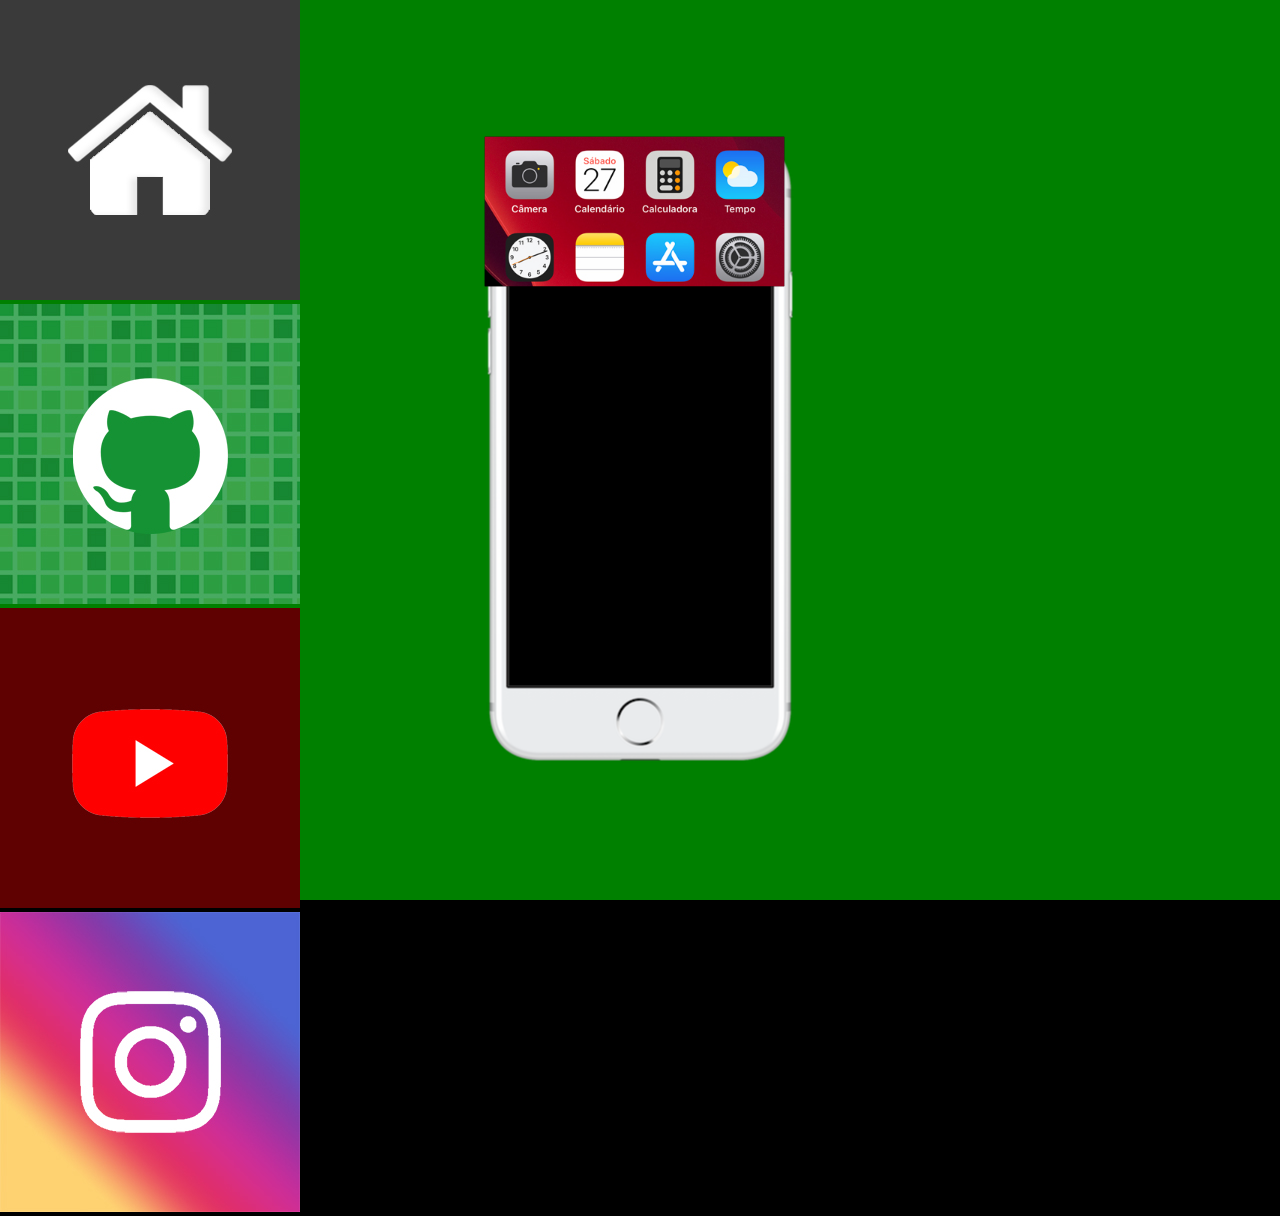
<file: index.html>
<!DOCTYPE html>
<html lang="pt-br">
<head>
    <meta charset="UTF-8">
    <meta name="viewport" content="width=device-width, initial-scale=1.0">
    <title>Projeto Social</title>
    <link rel="shortcut icon" href="favicon.ico" type="image/x-icon">
    <link rel="stylesheet" href="estilos/style.css">
</head>
<body>
    <main>
        <section id="telefone">
            <iframe src="home.html" frameborder="0" id="tela" name="tela">
                seu navegador não é compativel
            </iframe>
        </section>
        <section id="redes-sociais">
            <a href="home.html" target="tela"><img src="imagens/logo-home.jpg" alt=""></a><br>
            <a href="github.html" target="tela"><img src="imagens/logo-github.jpg" alt="Github"></a><br>
            <a href="linkedin.html" target="tela"><img src="imagens/logo-youtube.jpg" alt="youtube"></a><br>
            <a href="instagram.html" target="tela"><img src="imagens/logo-instagram.jpg" alt="instagram"></a>
        </section>
    </main>
</body>
</html>
</file>
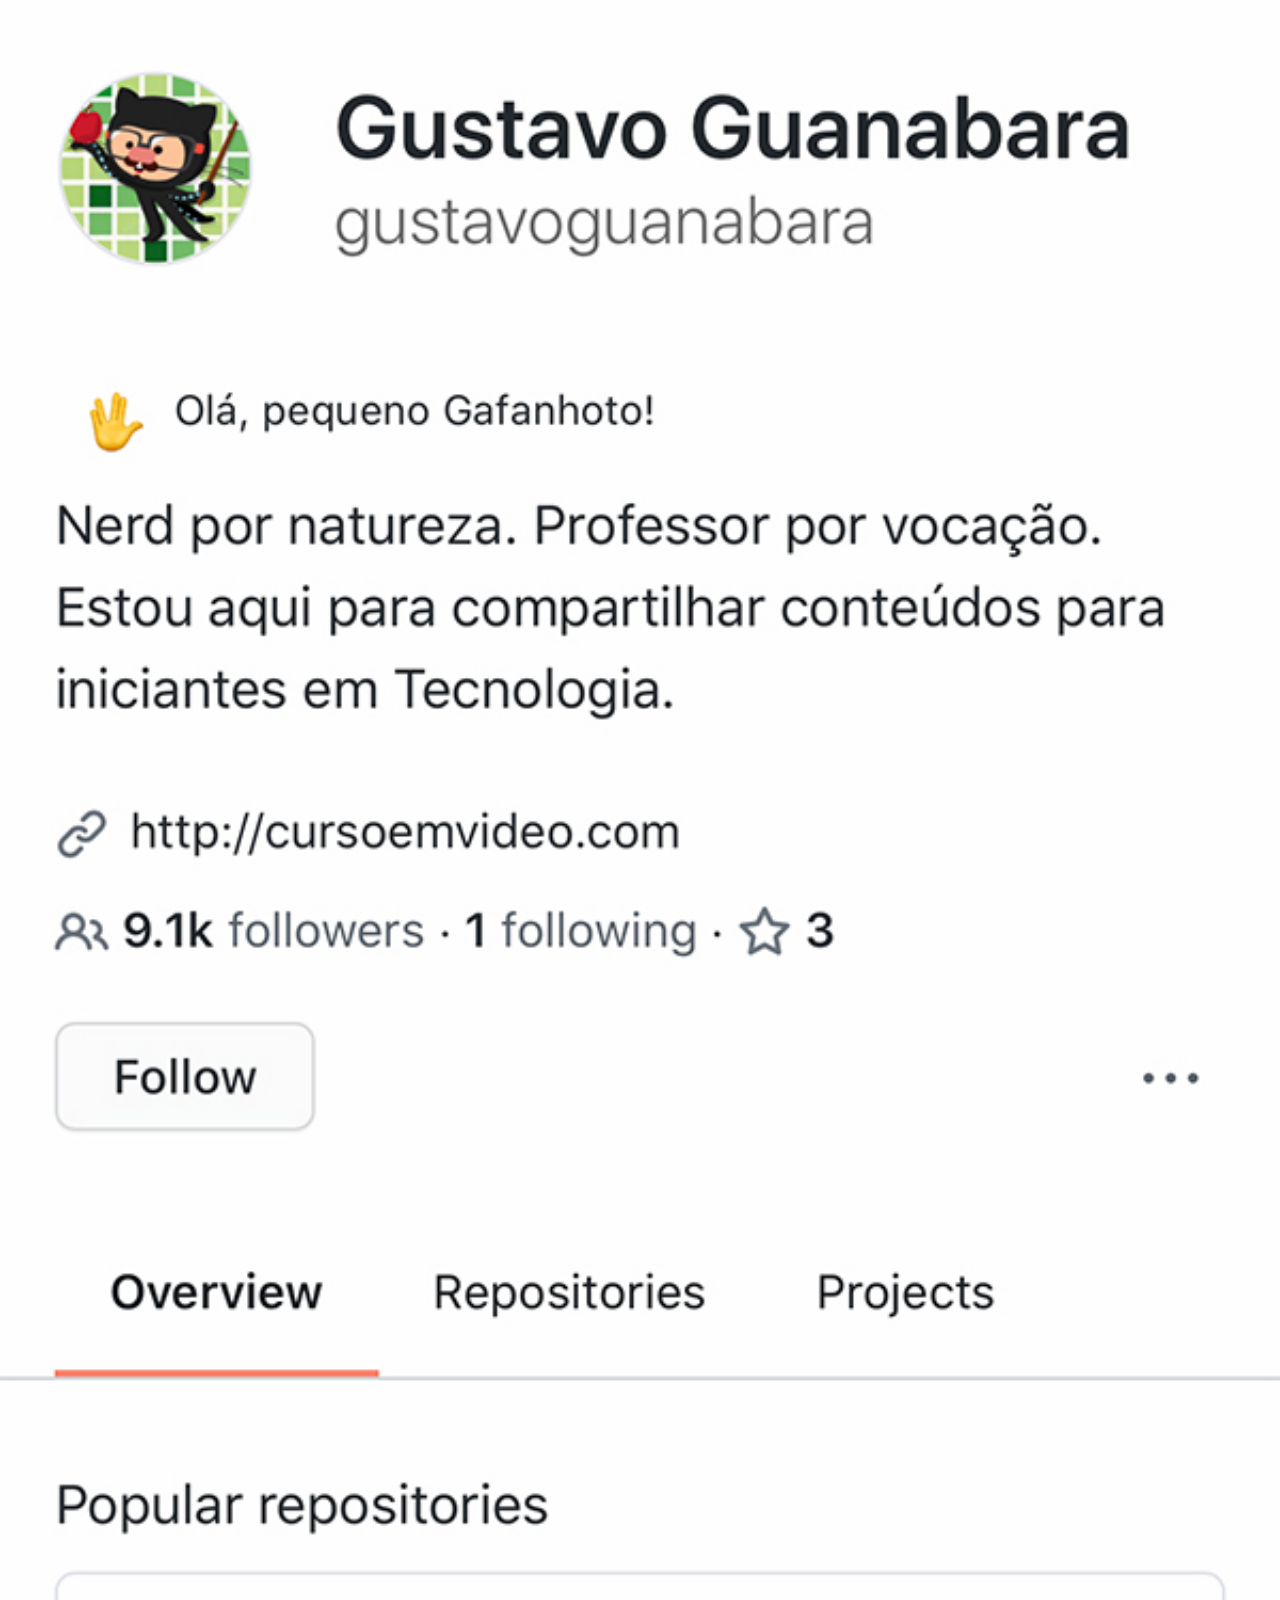
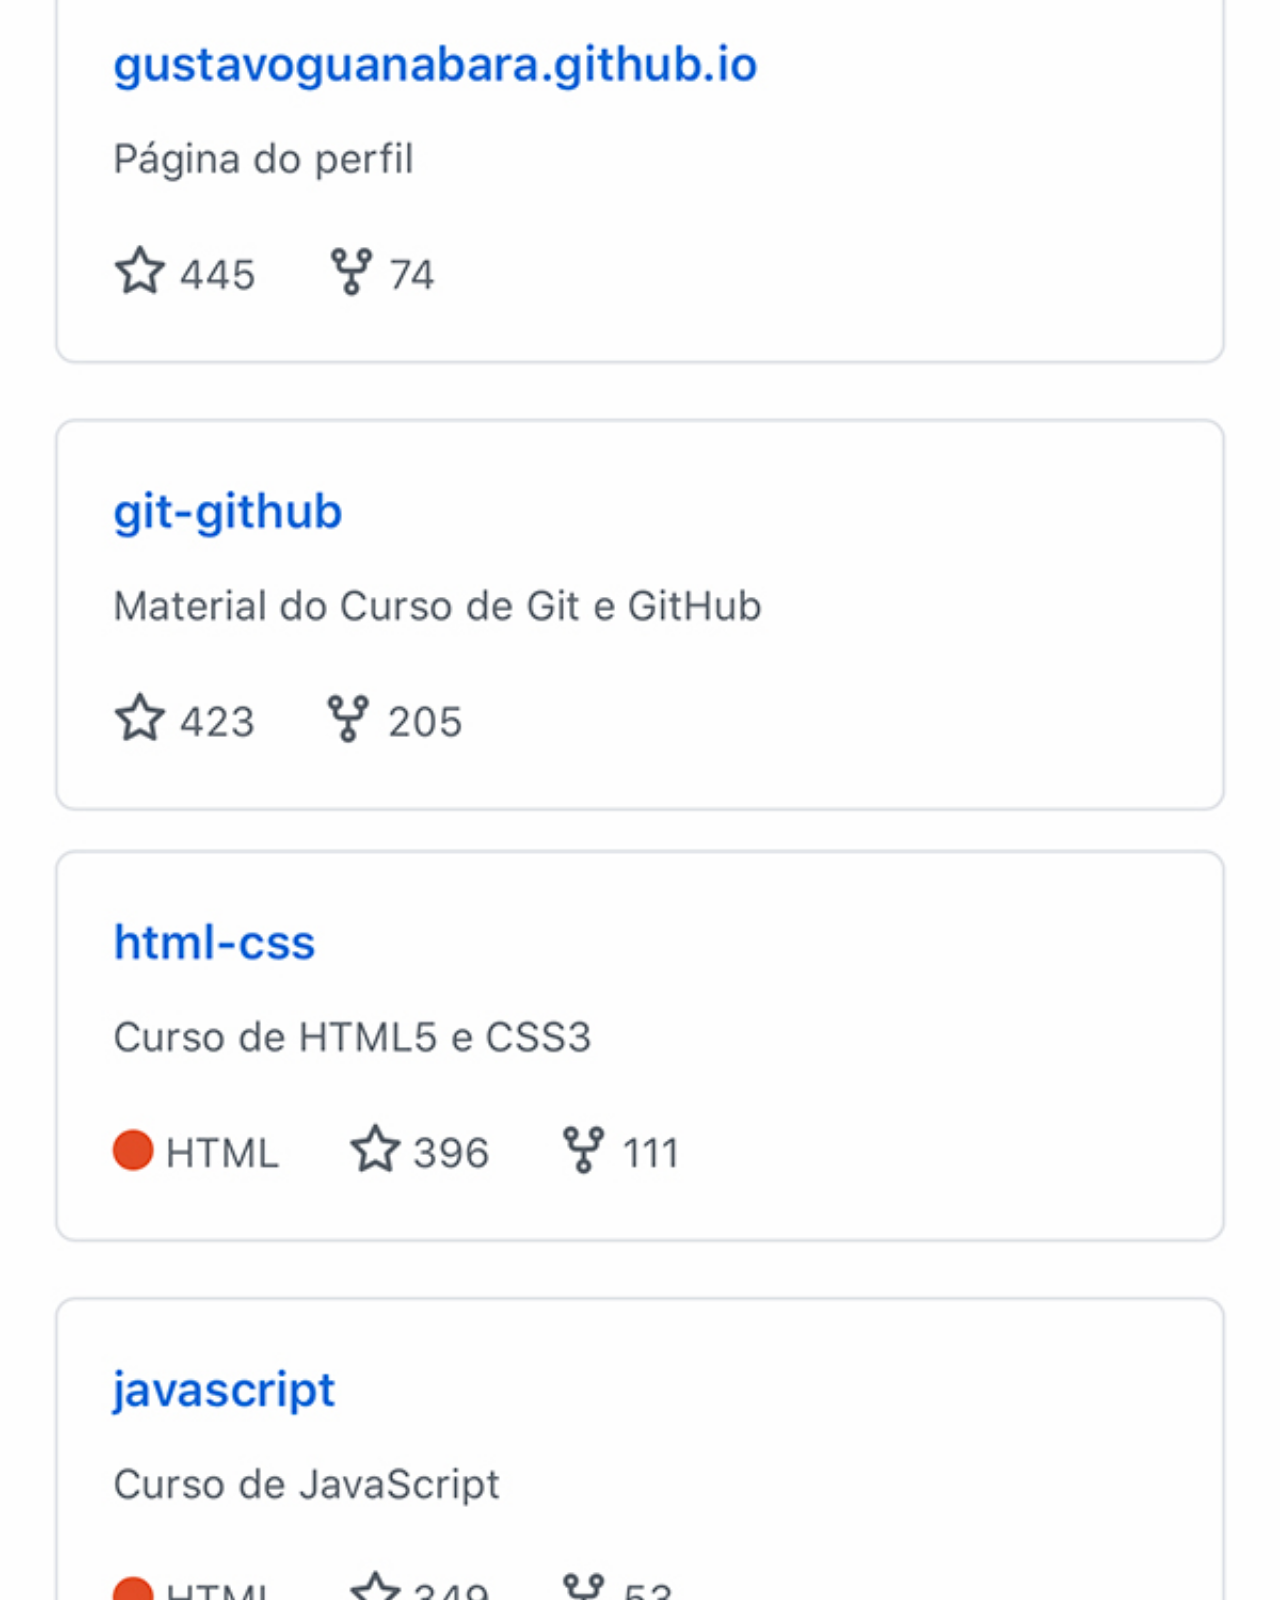
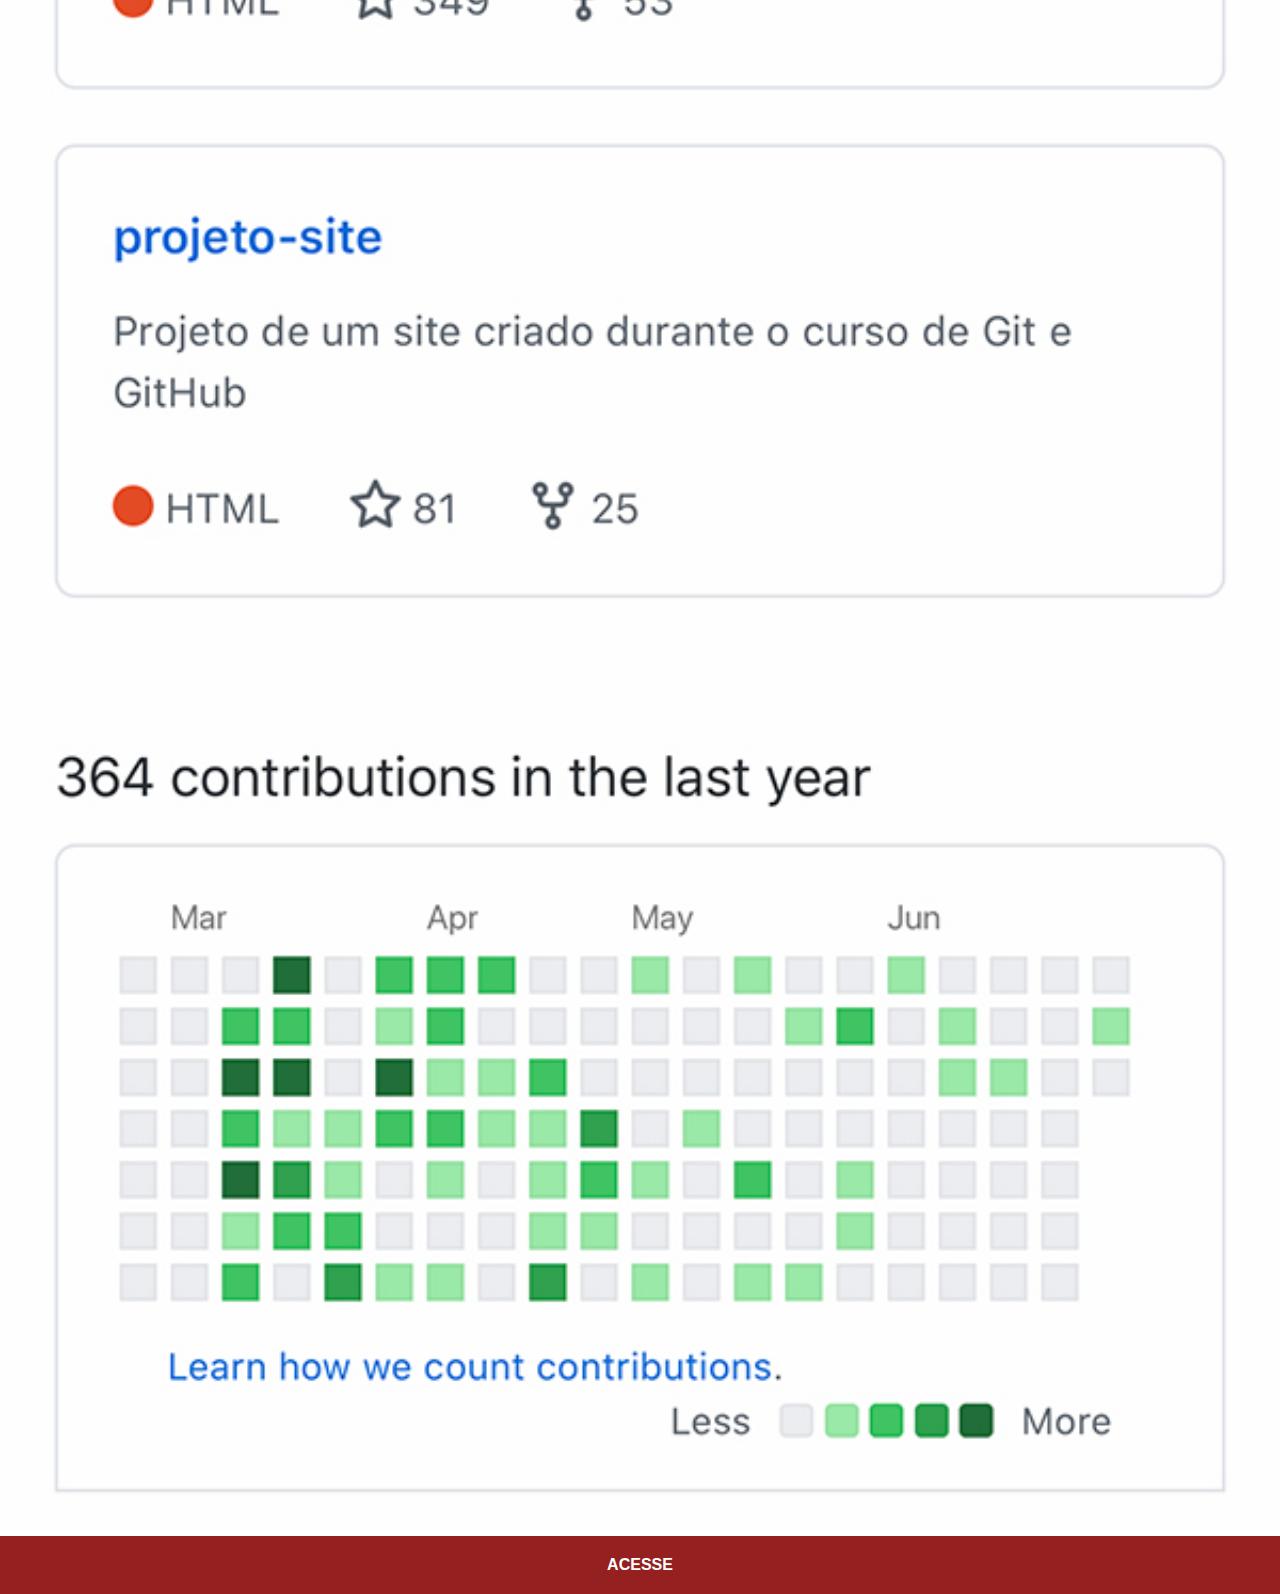
<file: github.html>
<!DOCTYPE html>
<html lang="pt-br">
<head>
    <meta charset="UTF-8">
    <meta name="viewport" content="width=device-width, initial-scale=1.0">
    <title>GITHUB</title>
    <link rel="stylesheet" href="estilos/social.css">
</head>
<body>
    <img src="imagens/tela-github.jpg" alt="">
    <a href="https://gustavoguanabara.github.io/" target="_blank">ACESSE</a>
</body>
</html>
</file>
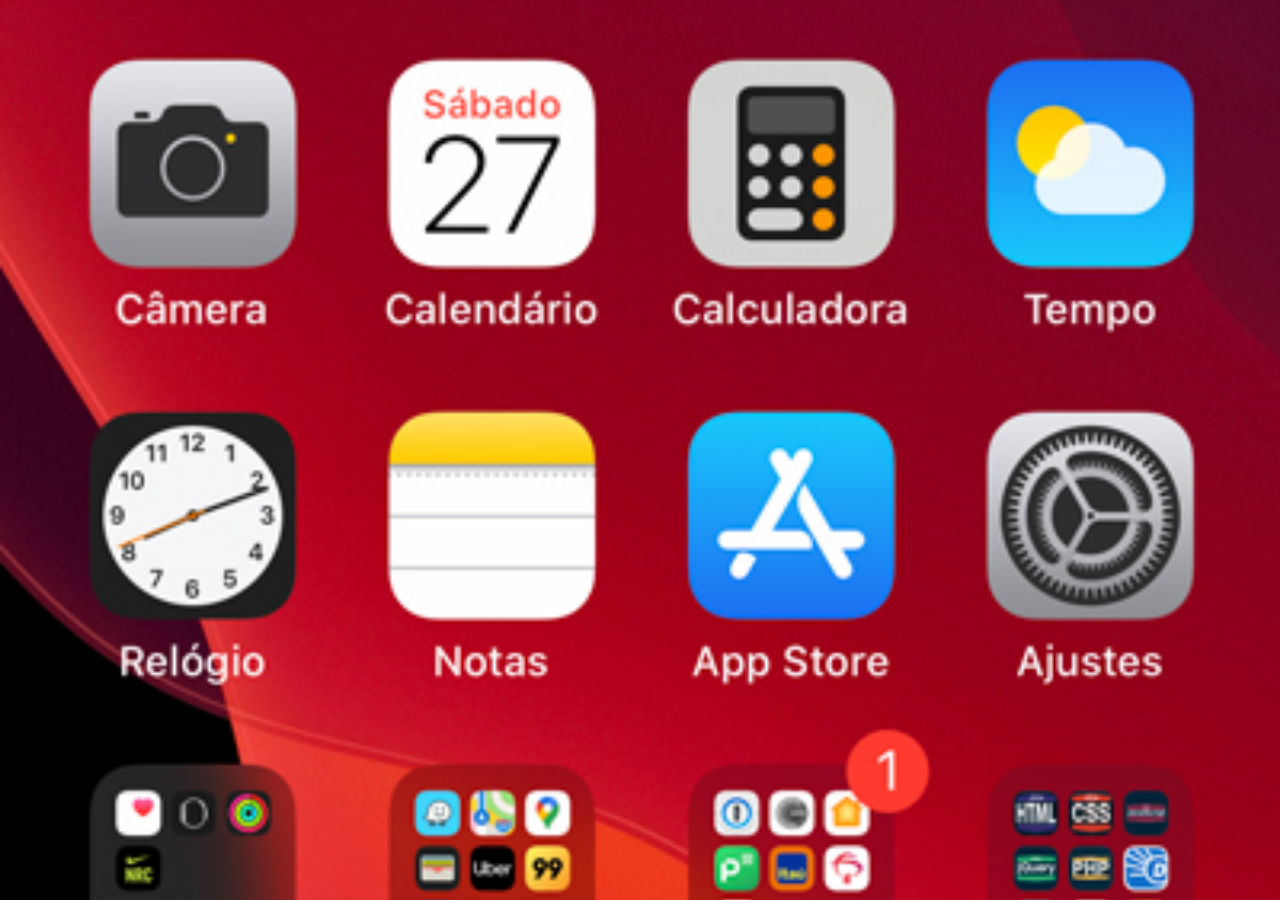
<file: home.html>
<!DOCTYPE html>
<html lang="pt-br">
<head>
    <meta charset="UTF-8">
    <meta name="viewport" content="width=device-width, initial-scale=1.0">
    <title>Home</title>
</head>
<style>
    *{
        margin: 0;
        padding: 0;
    }
    body{
        width: 100vw;
        height: 100vh;
        background: black url(imagens/tela-home.jpg) no-repeat top center;
        background-size: cover;
    }
</style>
<body>
    
</body>
</html>
</file>
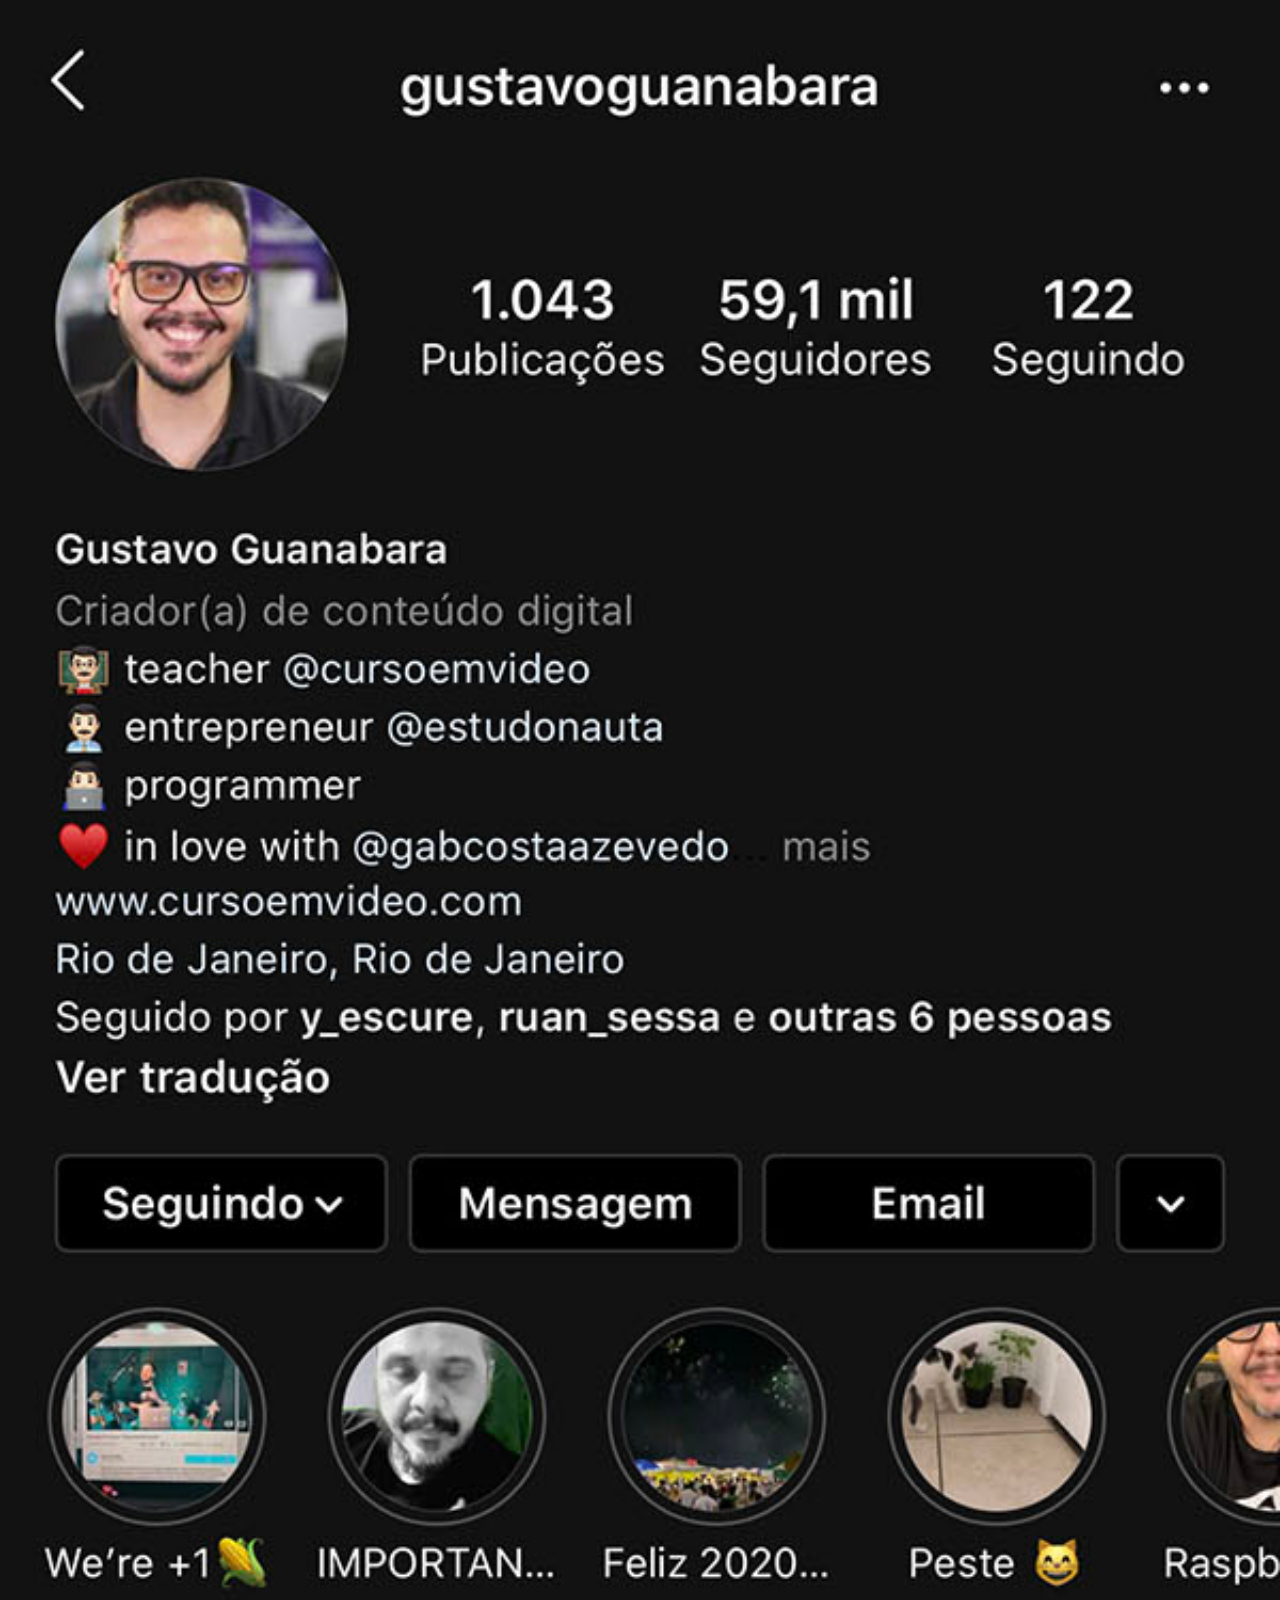
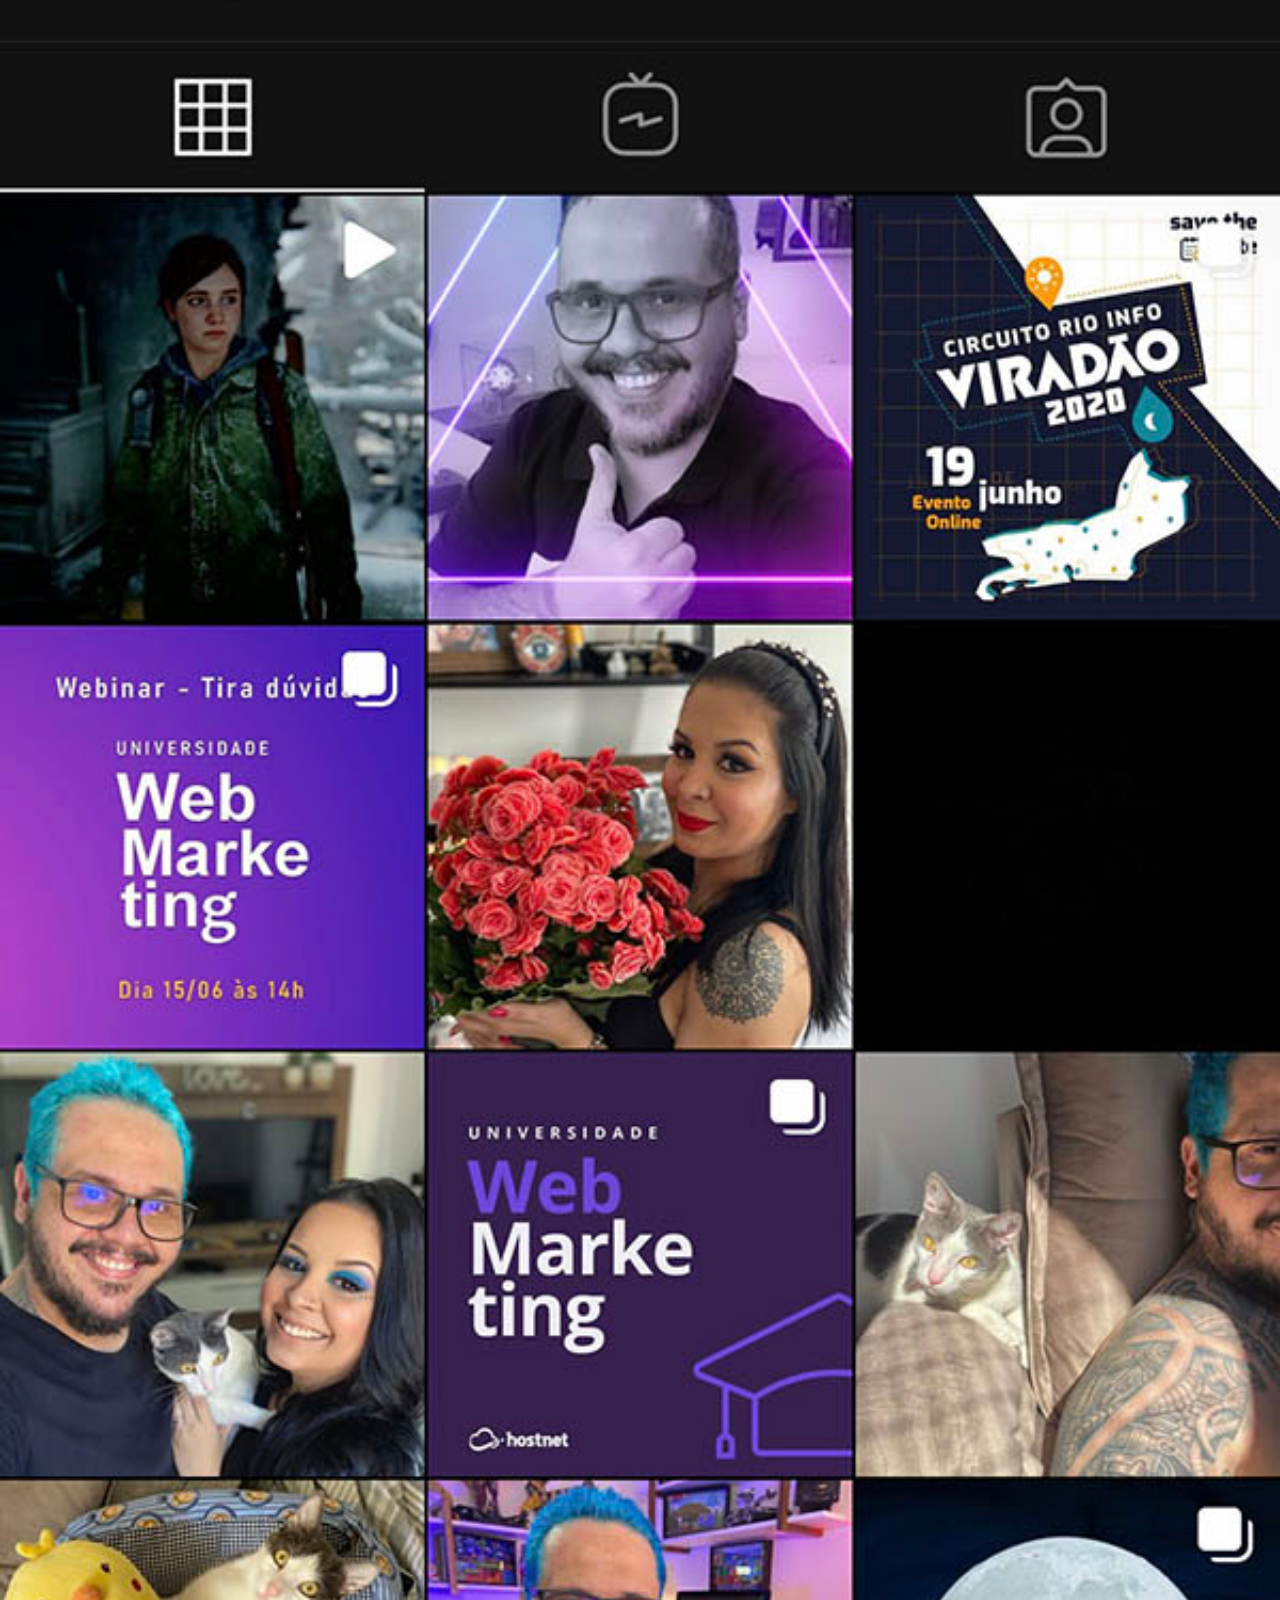
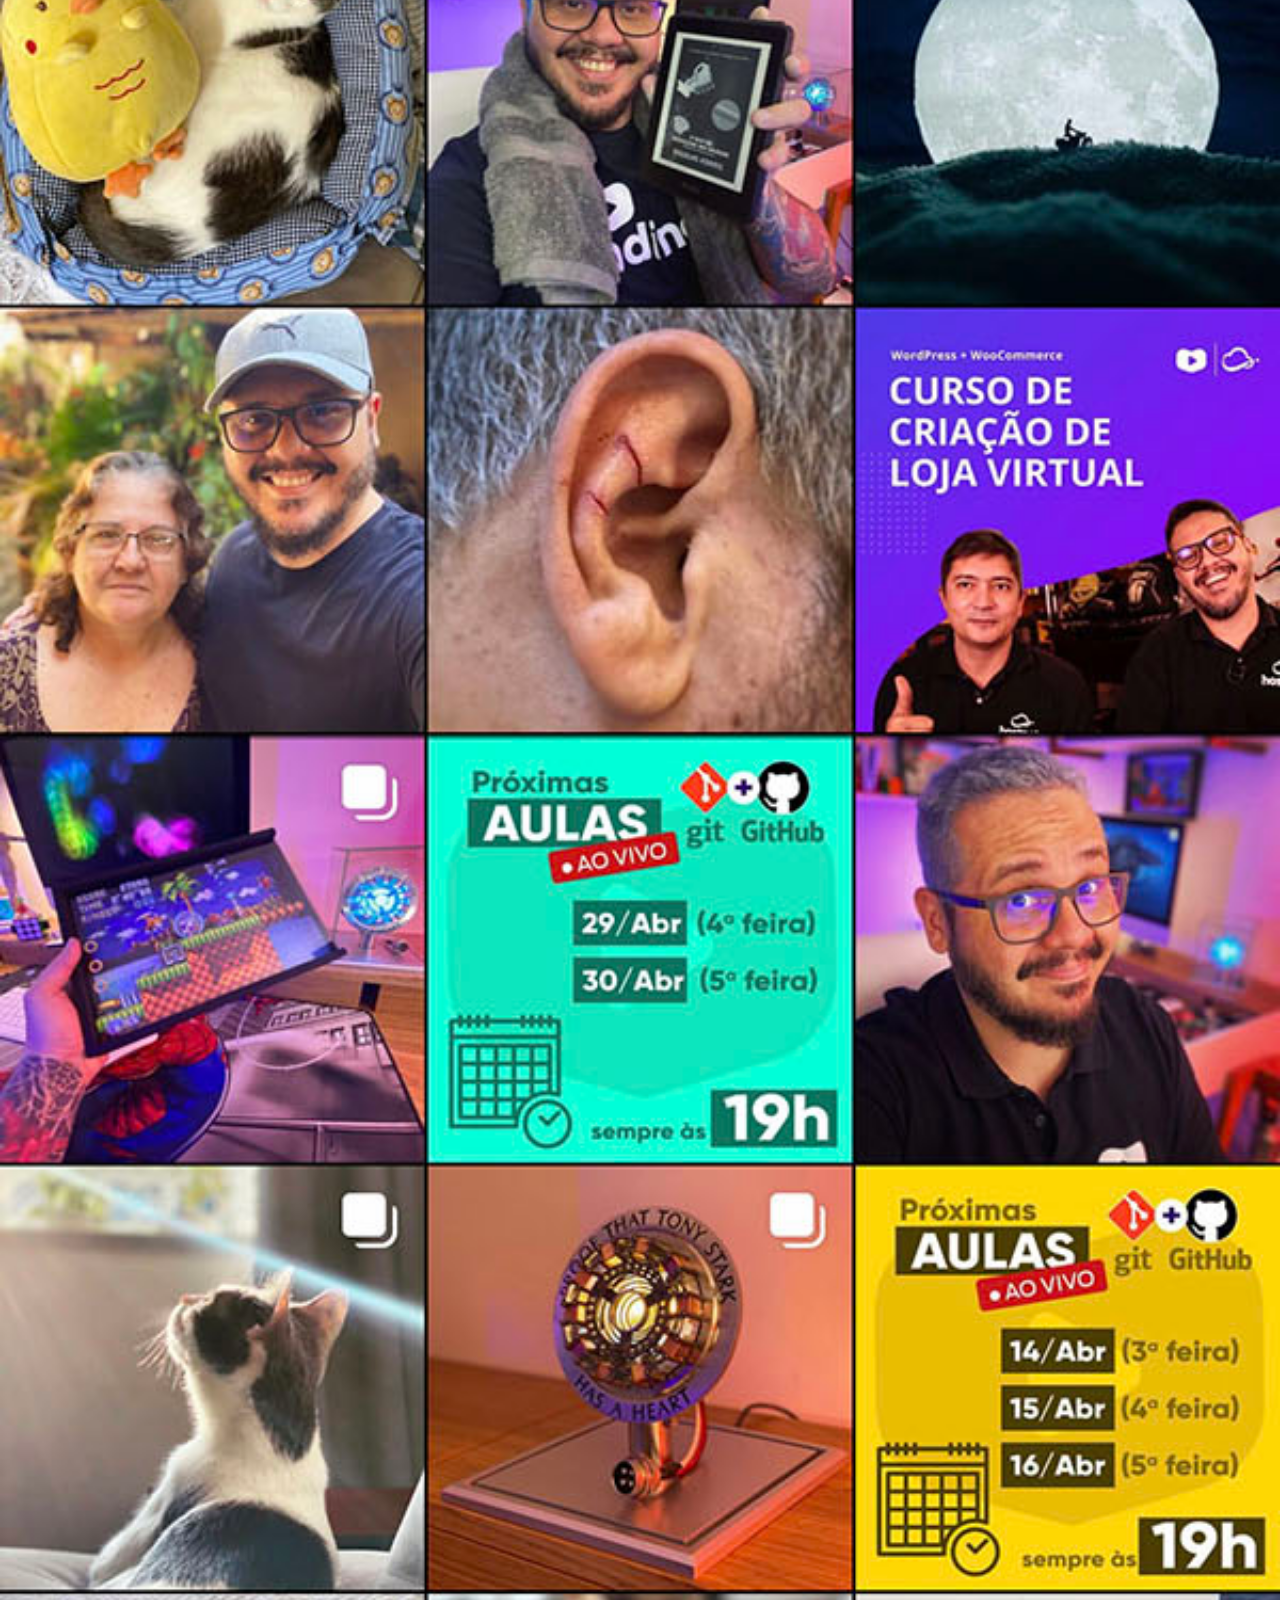
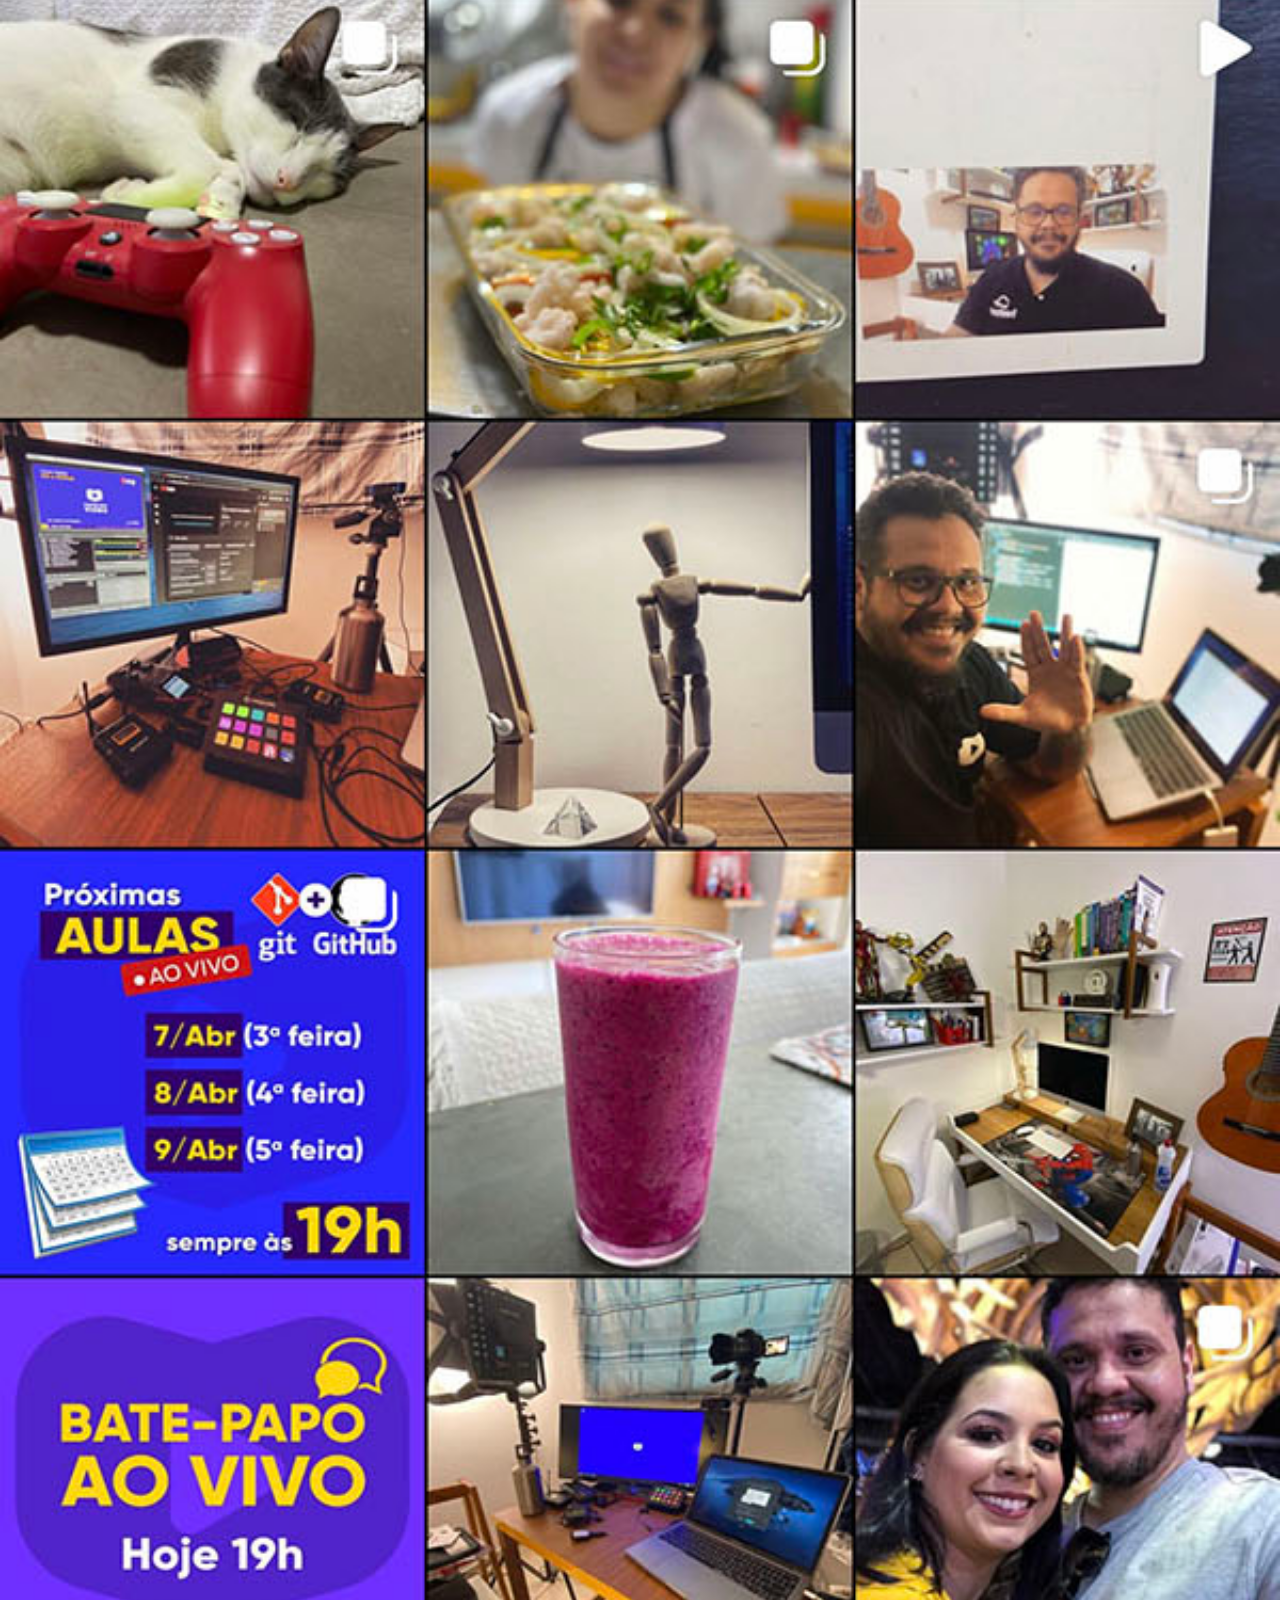
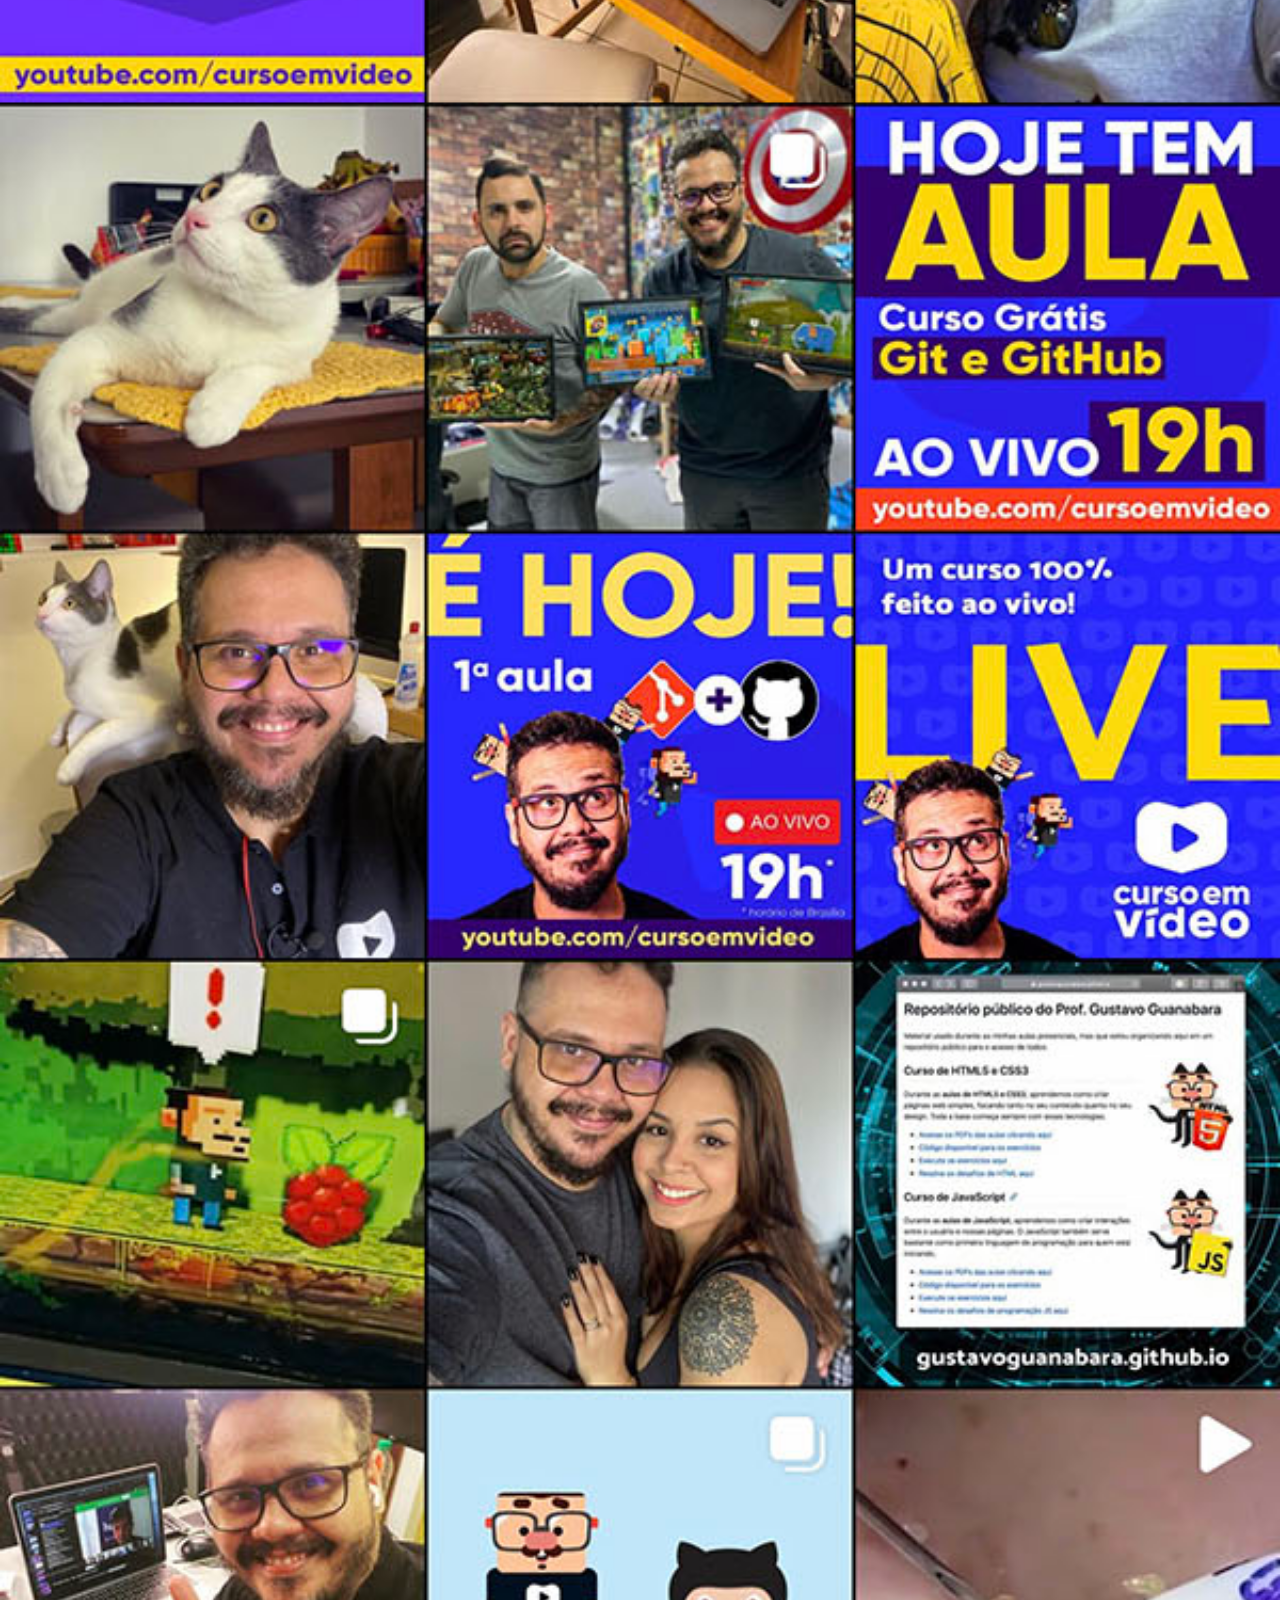
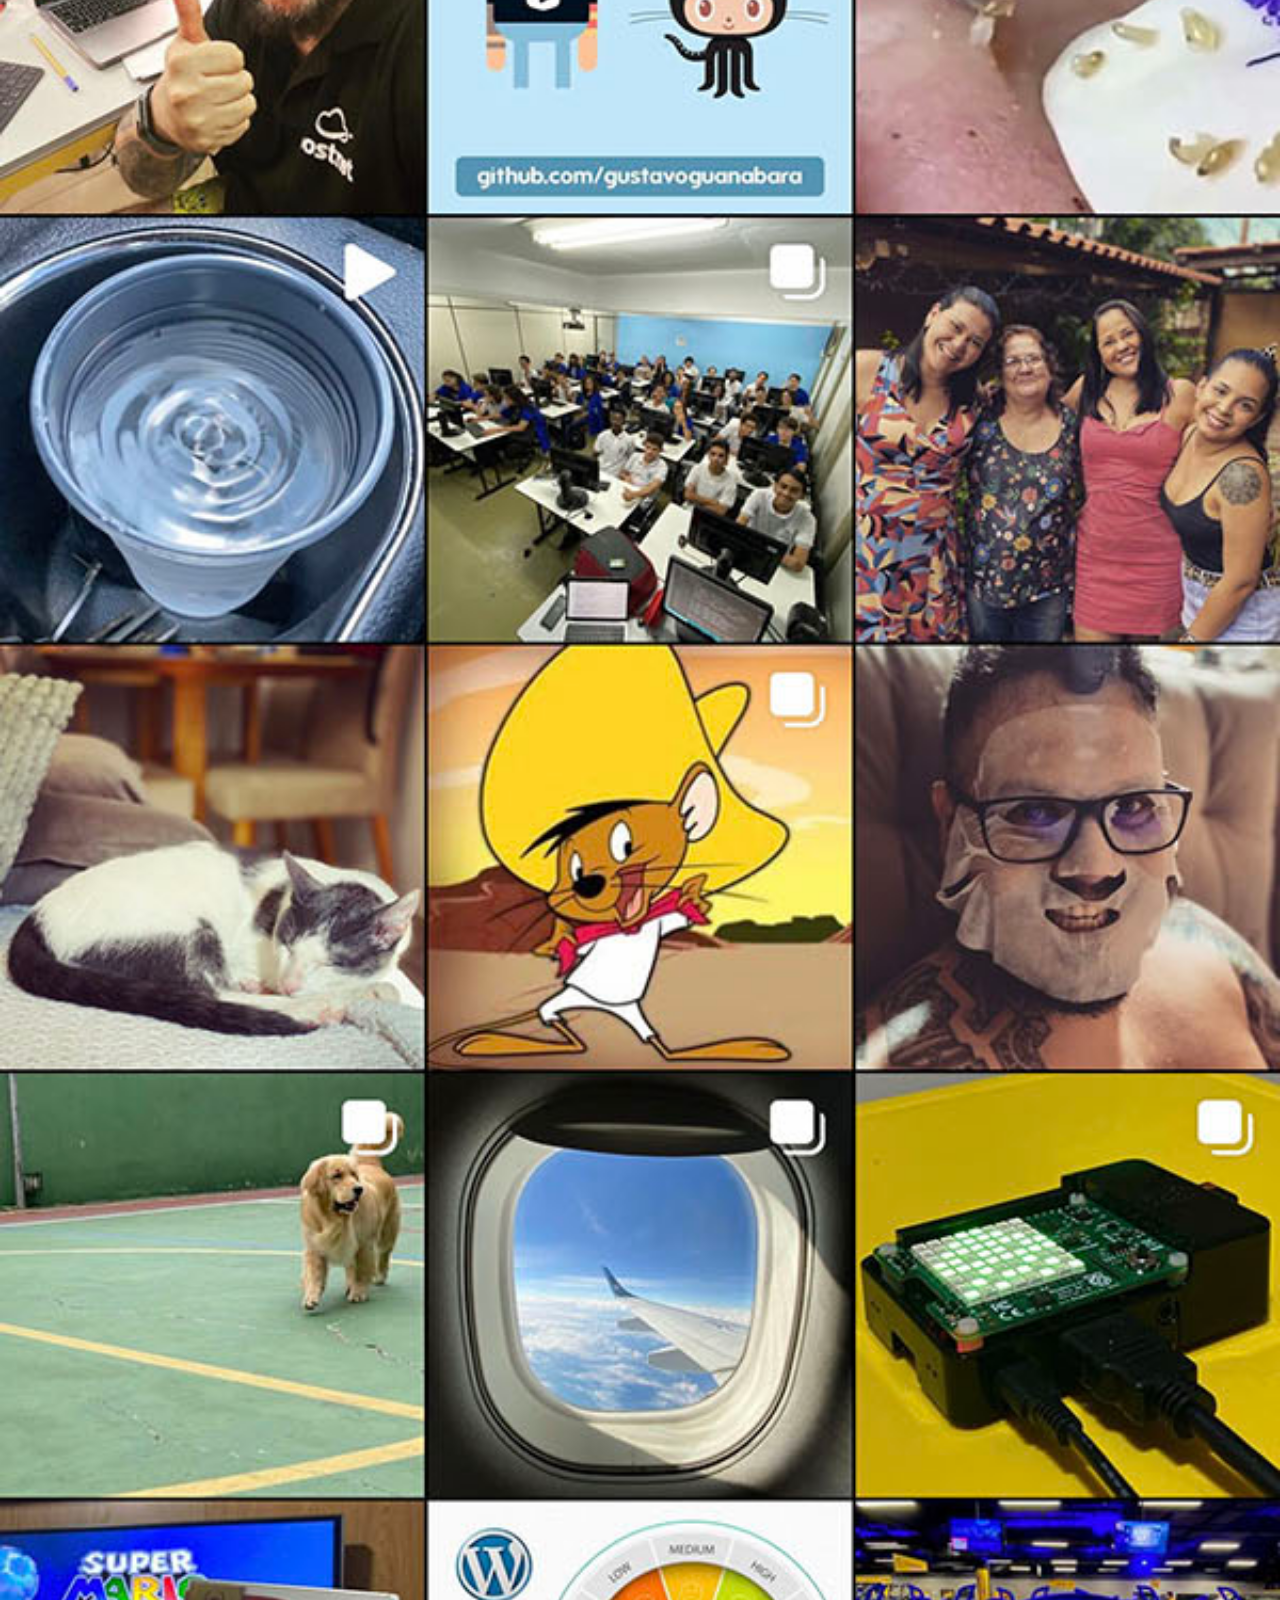
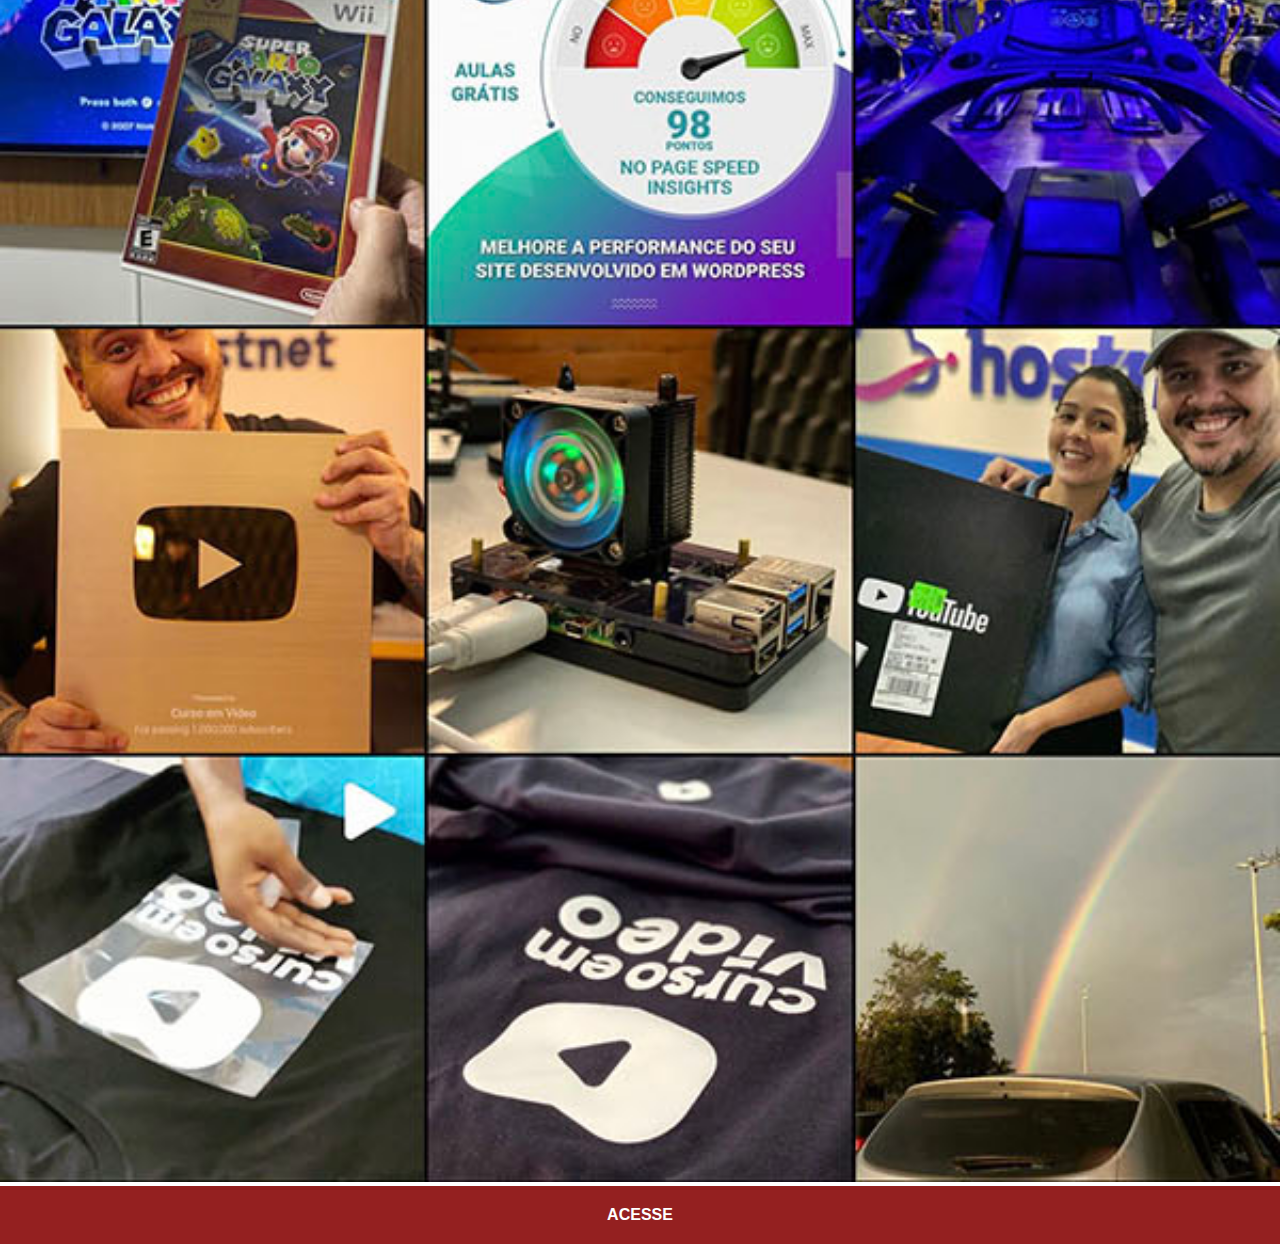
<file: instagram.html>
<!DOCTYPE html>
<html lang="pt-br">
<head>
    <meta charset="UTF-8">
    <meta name="viewport" content="width=device-width, initial-scale=1.0">
    <title>instagram</title>
    <link rel="stylesheet" href="estilos/social.css">

</head>
<body>
    <img src="imagens/tela-instagram.jpg" alt="instagram">
    <a href="https://www.instagram.com/gustavoguanabara/" target="_blank">ACESSE</a>

</body>
</html>
</file>
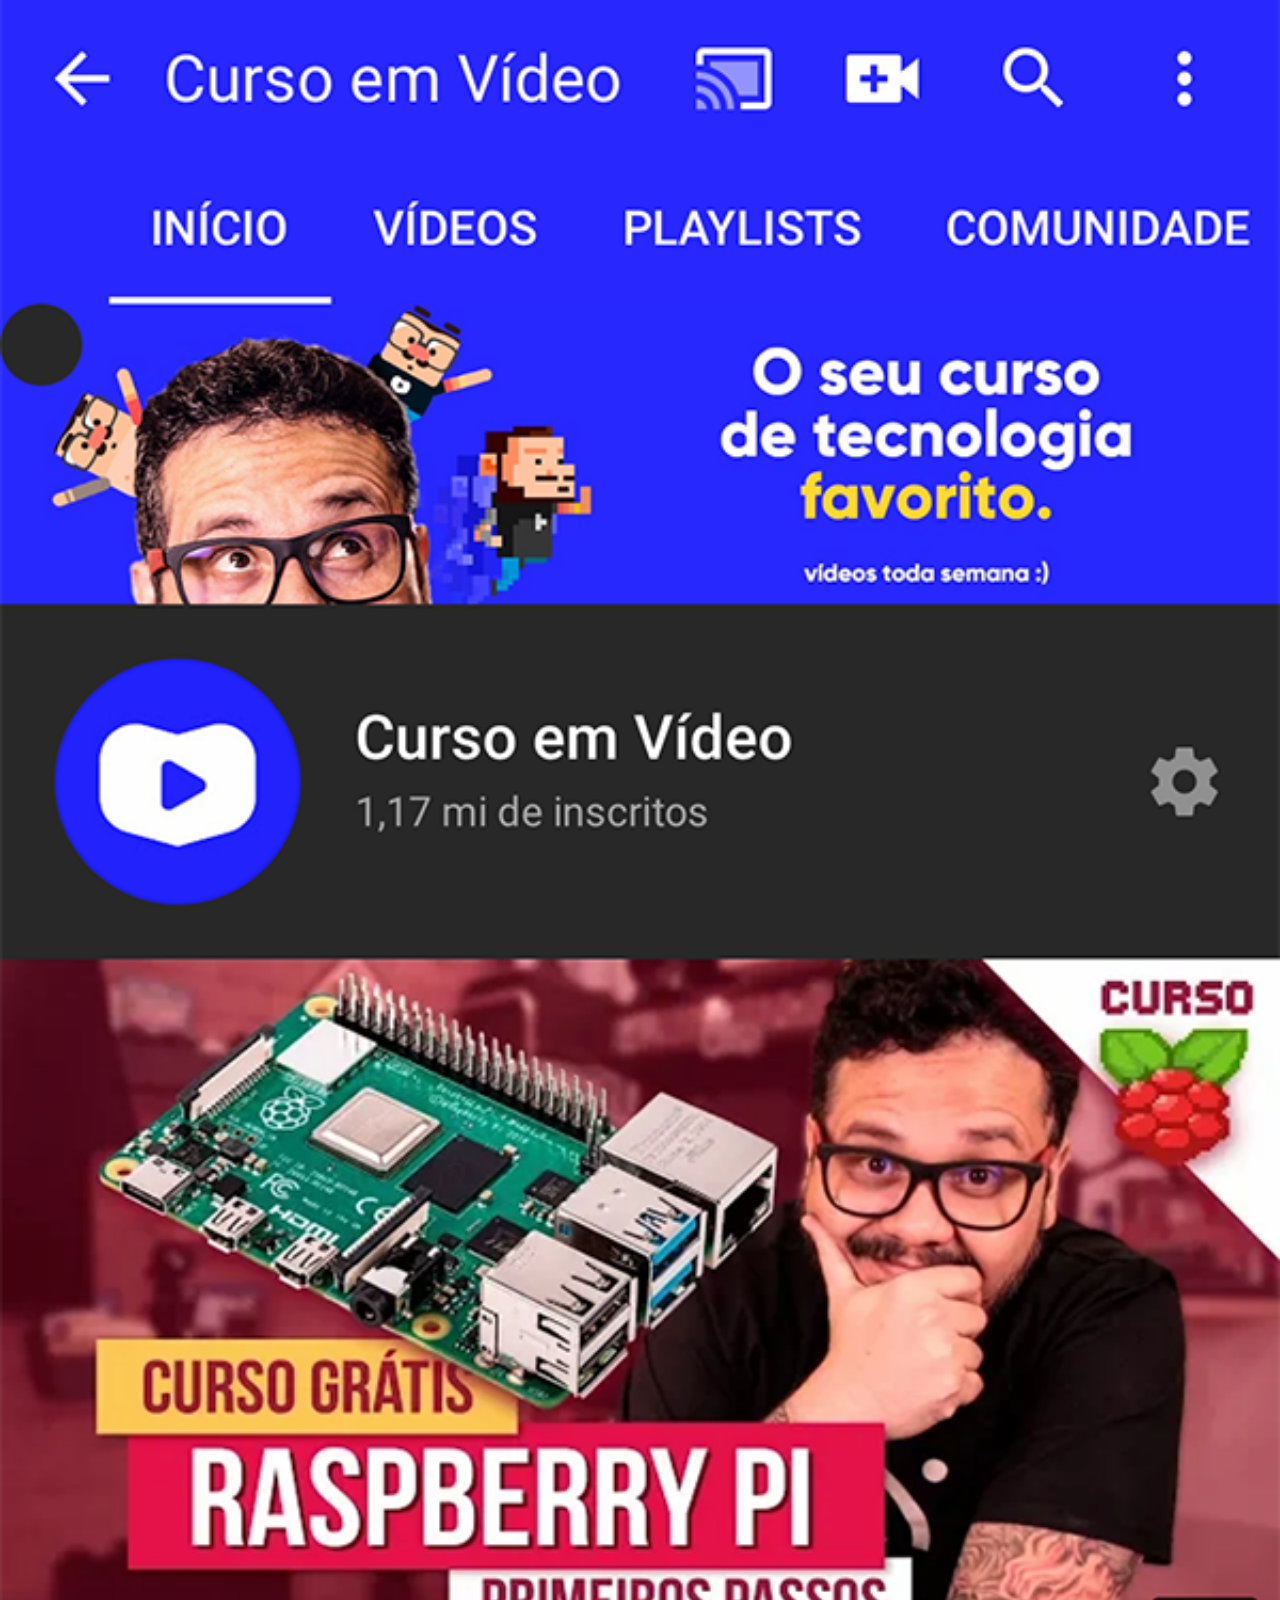
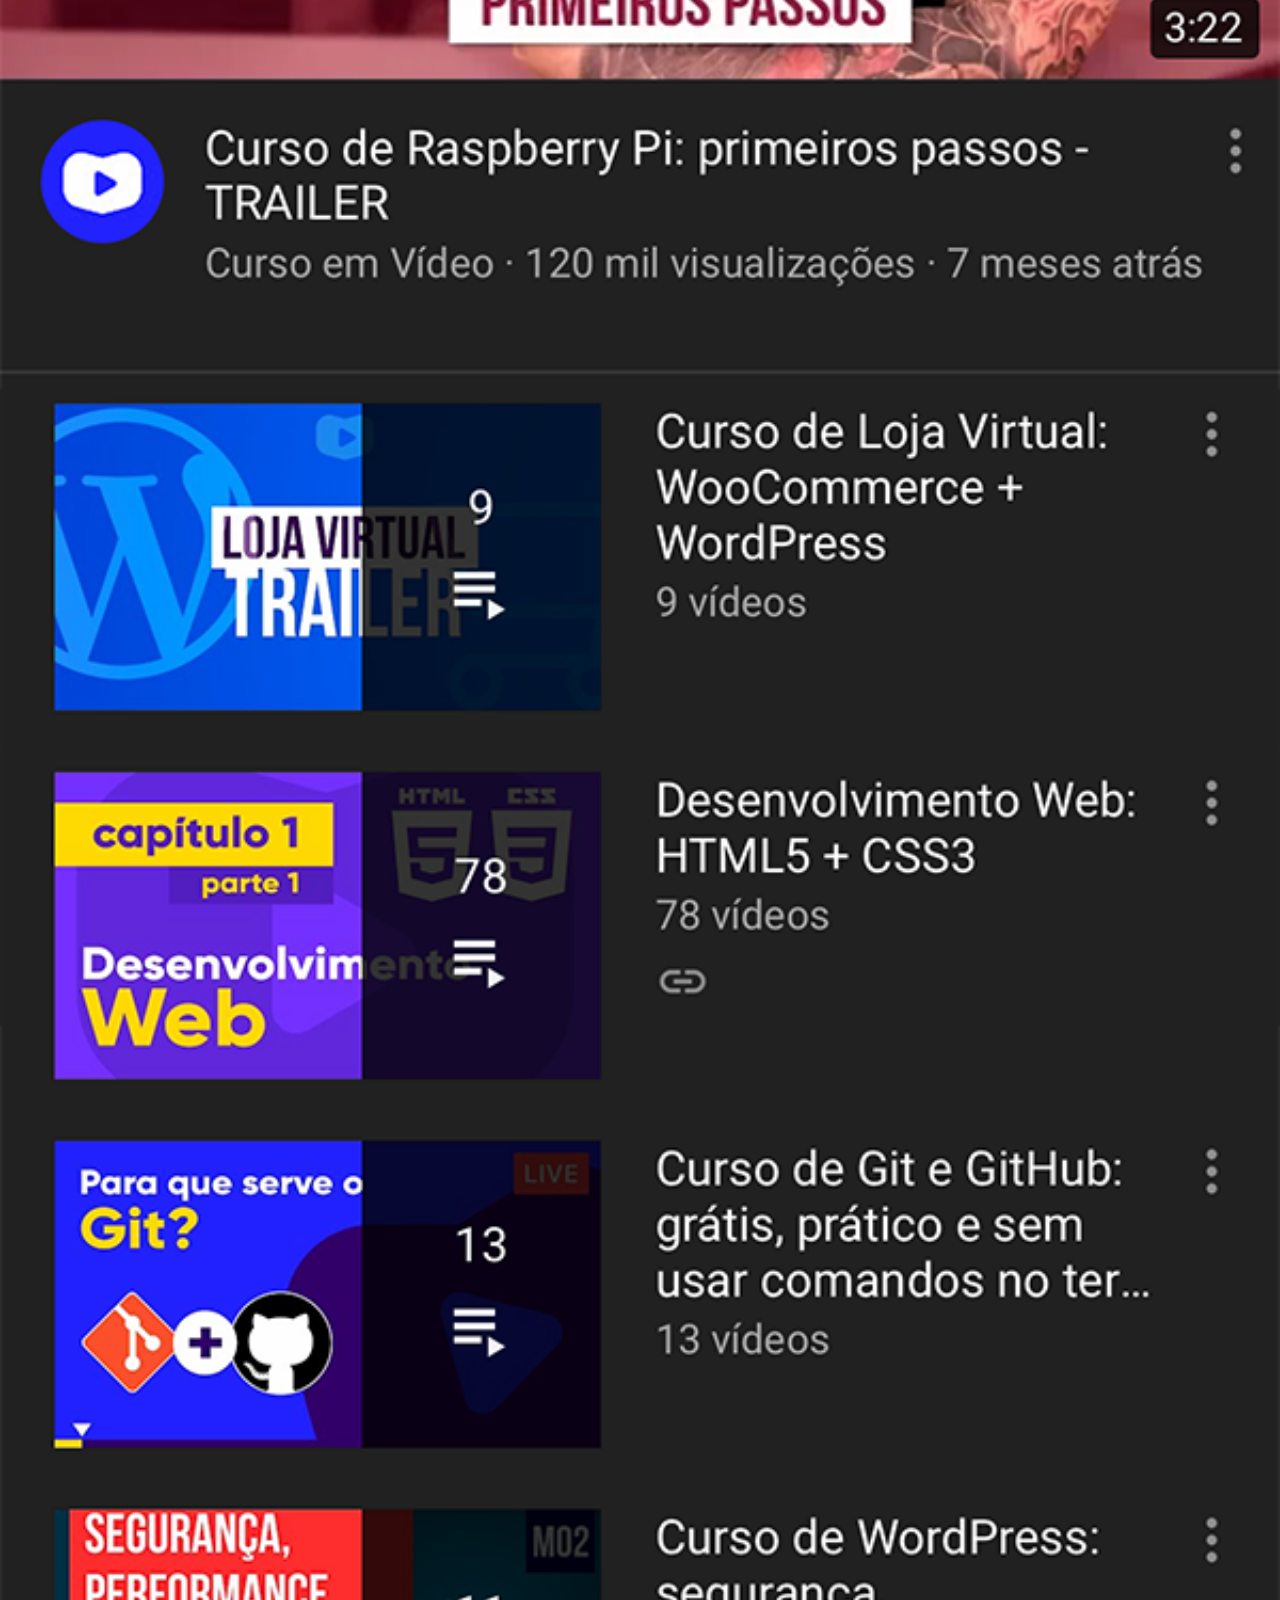
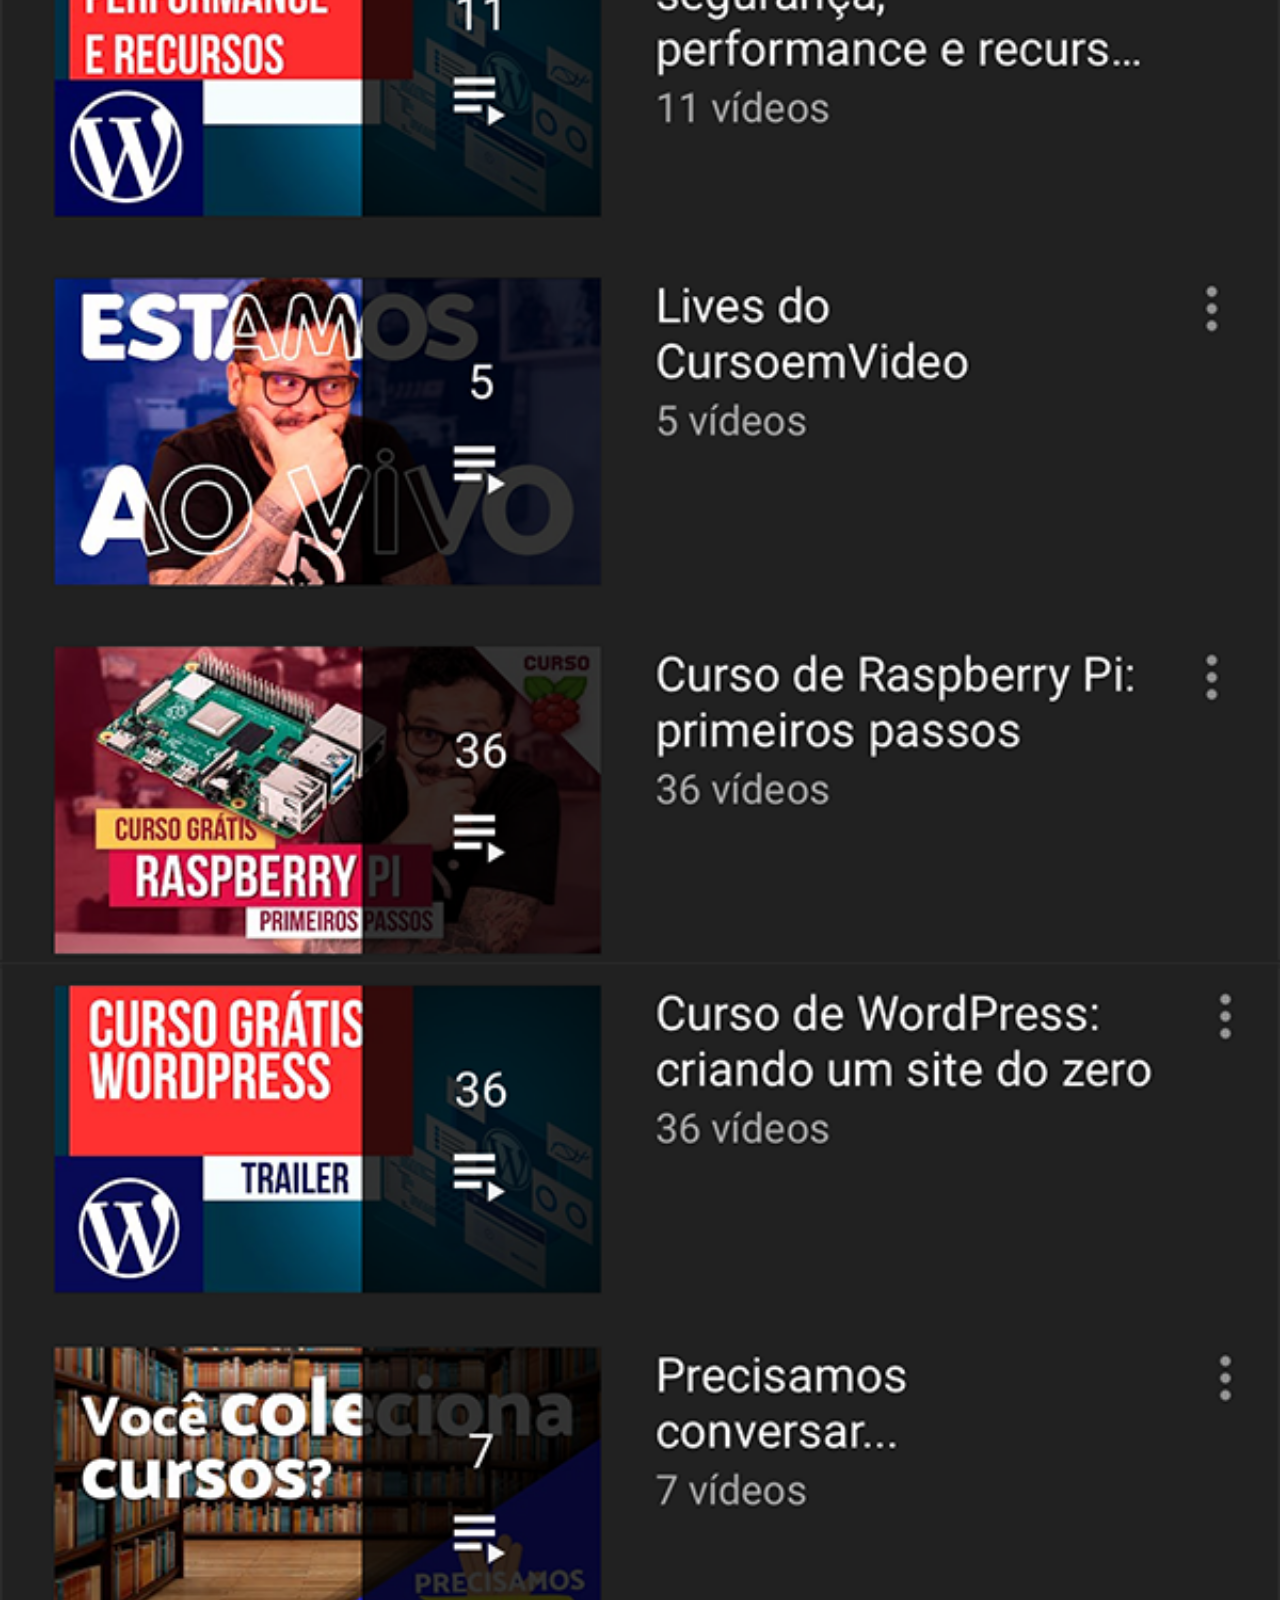
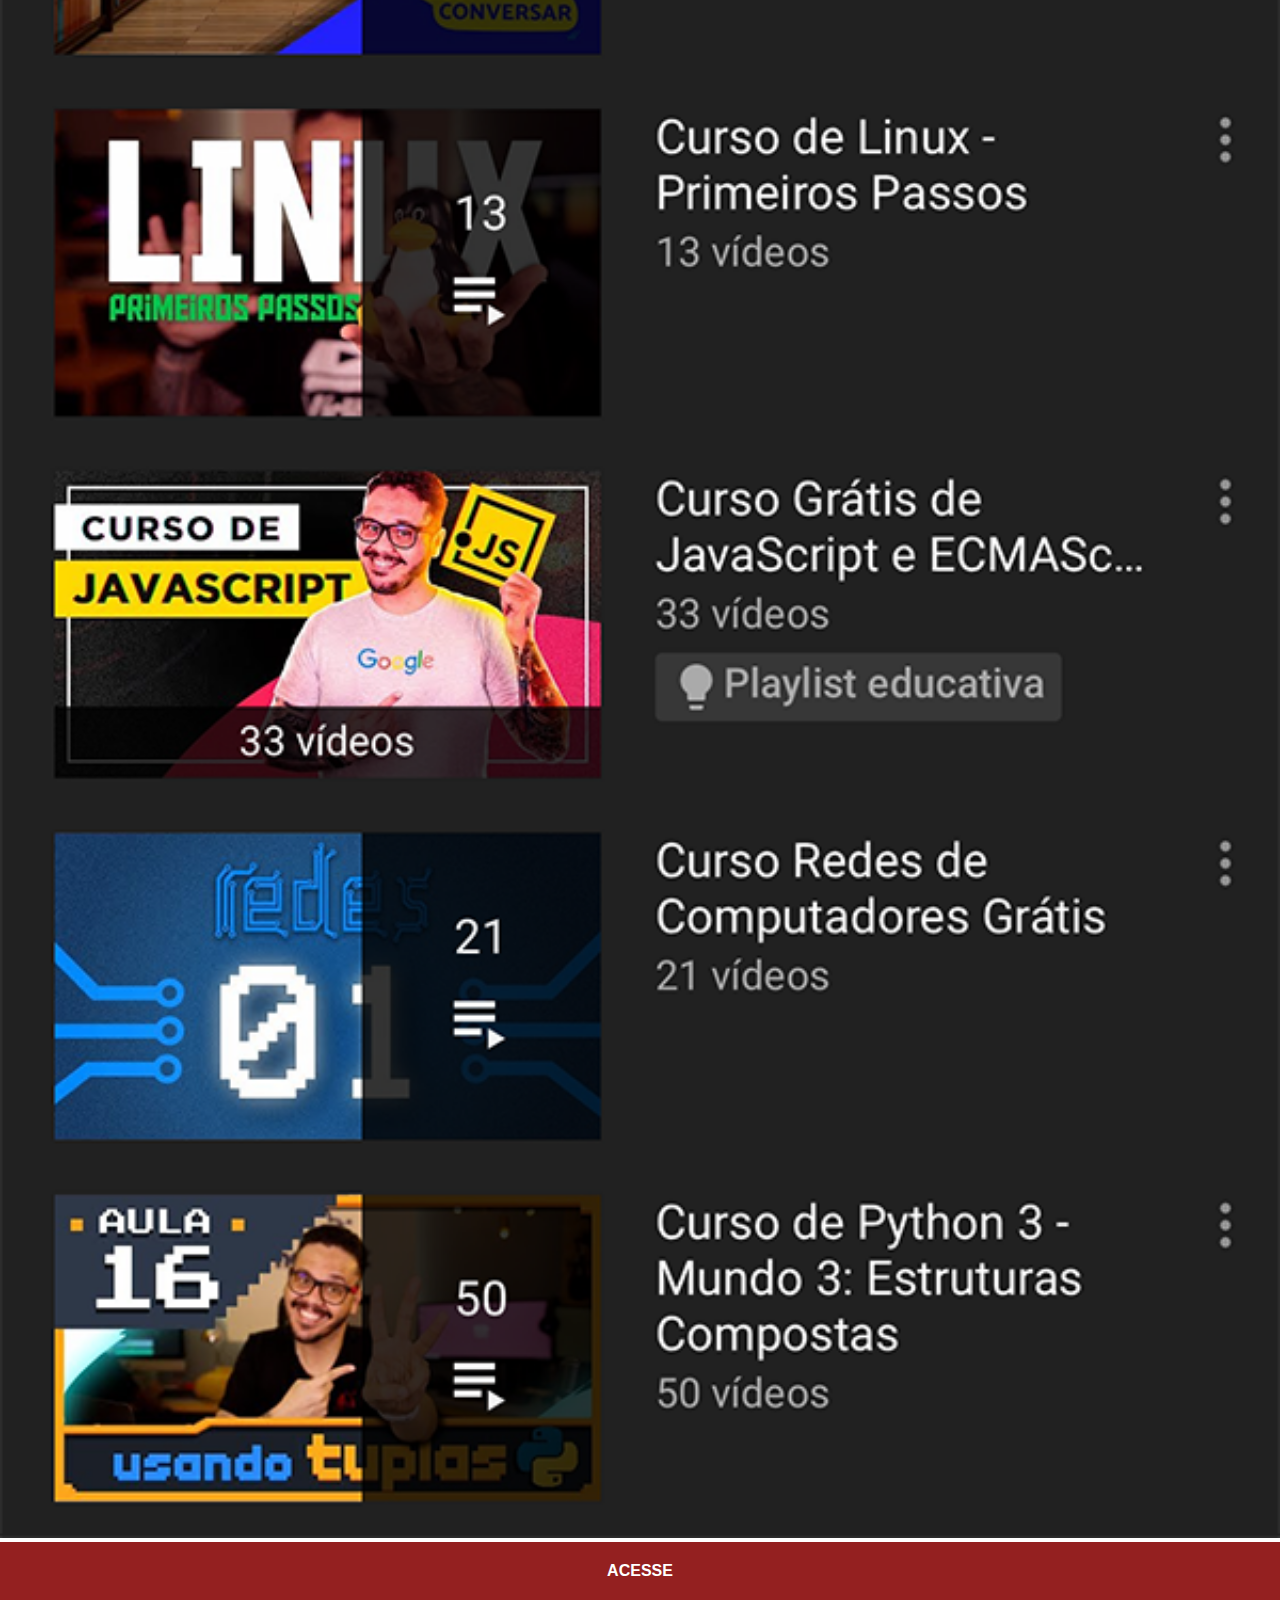
<file: linkedin.html>
<!DOCTYPE html>
<html lang="en">
<head>
    <meta charset="UTF-8">
    <meta name="viewport" content="width=device-width, initial-scale=1.0">
    <title>Document</title>
    <link rel="stylesheet" href="estilos/social.css">
</head>
<body>
    <img src="imagens/tela-youtube.png" alt="Youtube">
    <a href="https://www.youtube.com/@cursoemvideo/playlists" target="_blank">ACESSE</a>
</body>
</html>
</file>
<file: estilos/style.css>
@charset "utf=8";

*{
    margin: 0px;
    padding: 0px;
    font-family: Arial, Helvetica, sans-serif;
}

html, body{
    height: 100vh;
    width: 100vw;
    background-color: black;
}

main{
    height: 100vh;
    position: relative;
    background-color: green;
}

section#telefone{
    position: absolute;
    top: 50%;
    left: 50%;
    transform: translate(-50%, -50%);
    height: 627px;
    width: 311px;
    background: url(../imagens/frame-iphone.png);
    background-repeat: no-repeat;
    background-size: contain;
}
</file>
<file: estilos/social.css>
@charset "utf-8";
*{
    font-family: Arial, Helvetica, sans-serif;
    padding: 0;
    margin: 0;

}
::-webkit-scrollbar{
    width: 0px;
    height: 0px;
}
img{
    width: 100vw;
}
a {
    display: block;
    text-align: center;
    background-color: #942020;
    color: white;
    text-decoration: none;
    font-weight: bold;
    padding: 20px;
}
</file>
